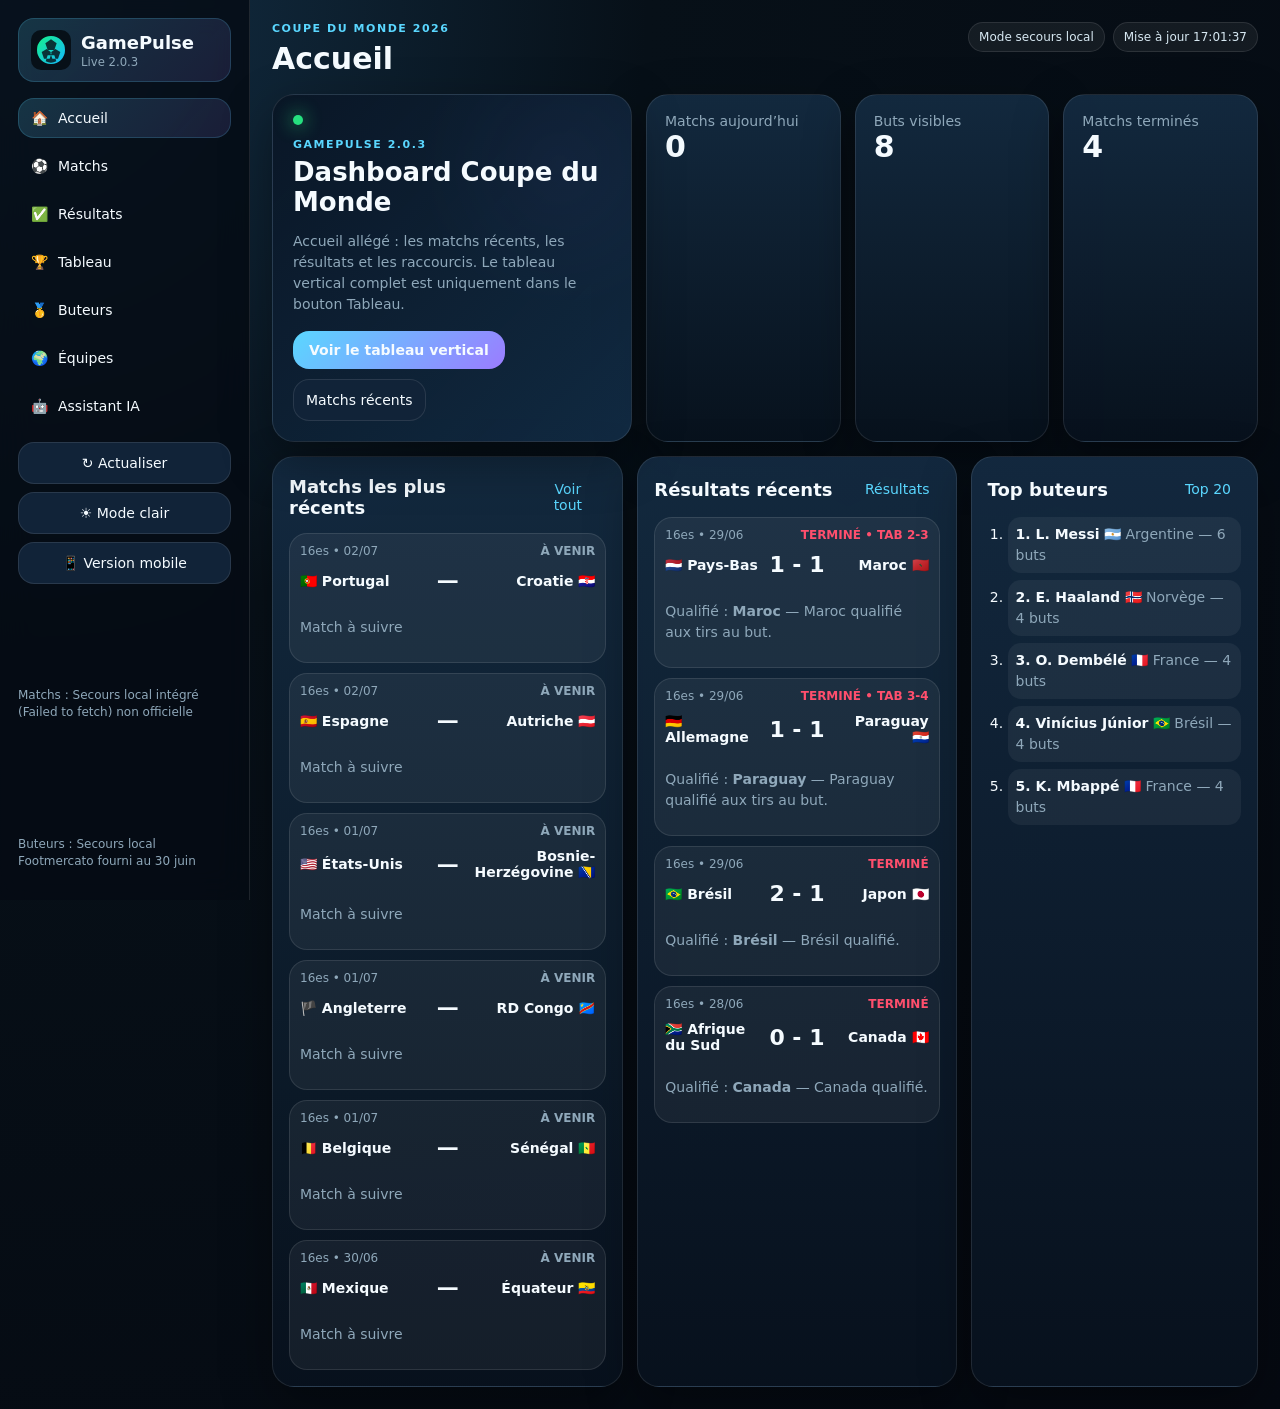
<file: index.html>
<!doctype html>
<html lang="fr">
<head>
  <meta charset="UTF-8" />
  <meta name="viewport" content="width=device-width, initial-scale=1.0, viewport-fit=cover" />
  <meta name="theme-color" content="#071018" />
  <meta name="description" content="GamePulse 2.0.3 - Coupe du Monde, scores live, résultats récents, buteurs rafraîchis et tableau vertical premium." />
  <title>GamePulse 2.0.3</title>
  <link rel="manifest" href="manifest.json" />
  <link rel="icon" href="assets/icons/logo.svg" type="image/svg+xml" />
  <link rel="stylesheet" href="assets/css/main.css" />
</head>
<body>
  <div class="app-shell">
    <aside class="sidebar" aria-label="Navigation principale">
      <button class="brand nav-link active" data-view="home" title="Accueil">
        <img src="assets/icons/logo.svg" alt="GamePulse" />
        <span><strong>GamePulse</strong><small>Live 2.0.3</small></span>
      </button>
      <nav>
        <button class="nav-link active" data-view="home">🏠 <span>Accueil</span></button>
        <button class="nav-link" data-view="matches">⚽ <span>Matchs</span></button>
        <button class="nav-link" data-view="results">✅ <span>Résultats</span></button>
        <button class="nav-link" data-view="bracket">🏆 <span>Tableau</span></button>
        <button class="nav-link" data-view="scorers">🥇 <span>Buteurs</span></button>
        <button class="nav-link" data-view="teams">🌍 <span>Équipes</span></button>
        <button class="nav-link" data-view="assistant">🤖 <span>Assistant IA</span></button>
      </nav>
      <div class="sidebar-actions">
        <button id="refreshBtn" class="ghost-btn">↻ Actualiser</button>
        <button id="themeBtn" class="ghost-btn">☀️ Mode clair</button>
        <a class="ghost-btn mobile-open" href="mobile.html">📱 Version mobile</a>
      </div>
      <p class="api-note" id="apiNote">Source : initialisation…</p>
      <p class="api-note" id="scorersSource">Buteurs : initialisation…</p>
    </aside>

    <main class="main">
      <header class="topbar">
        <div>
          <p class="eyebrow">Coupe du Monde 2026</p>
          <h1 id="pageTitle">Accueil</h1>
        </div>
        <div class="top-actions">
          <span id="syncStatus" class="pill">Synchronisation…</span>
          <span id="lastUpdate" class="pill">Mise à jour —</span>
          <button id="installBtn" class="primary-btn hidden">Installer</button>
        </div>
      </header>

      <section id="home" class="view active-view">
        <div class="home-premium">
          <article class="hero-card worldcup-hero">
            <span class="live-dot"></span>
            <p class="eyebrow">GamePulse 2.0.3</p>
            <h2>Dashboard Coupe du Monde</h2>
            <p class="muted">Accueil allégé : les matchs récents, les résultats et les raccourcis. Le tableau vertical complet est uniquement dans le bouton Tableau.</p>
            <div class="hero-actions">
              <button class="primary-btn" data-view="bracket">Voir le tableau vertical</button>
              <button class="ghost-btn" data-view="matches">Matchs récents</button>
            </div>
          </article>
          <article class="metric-card"><span>Matchs aujourd’hui</span><strong id="todayMatches">0</strong></article>
          <article class="metric-card"><span>Buts visibles</span><strong id="totalGoals">0</strong></article>
          <article class="metric-card"><span>Matchs terminés</span><strong id="finishedCount">0</strong></article>
        </div>
        <div class="home-grid clean-home">
          <section class="panel">
            <div class="section-head"><h3>Matchs les plus récents</h3><button class="link-btn" data-view="matches">Voir tout</button></div>
            <div id="featuredMatches" class="match-list compact"></div>
          </section>
          <section class="panel">
            <div class="section-head"><h3>Résultats récents</h3><button class="link-btn" data-view="results">Résultats</button></div>
            <div id="homeResults" class="match-list compact"></div>
          </section>
          <section class="panel">
            <div class="section-head"><h3>Top buteurs</h3><button class="link-btn" data-view="scorers">Top 20</button></div>
            <ol id="homeScorers" class="ranking compact-ranking"></ol>
          </section>
        </div>
      </section>

      <section id="matches" class="view">
        <div class="section-head"><h3>Matchs</h3><span class="pill">Les plus récents en haut</span></div>
        <div class="filters">
          <button class="filter active" data-filter="all">Tous</button>
          <button class="filter" data-filter="live">Live</button>
          <button class="filter" data-filter="today">Aujourd’hui</button>
          <button class="filter" data-filter="finished">Terminés</button>
          <button class="filter" data-filter="upcoming">À venir</button>
        </div>
        <div id="matchesList" class="match-list"></div>
      </section>

      <section id="results" class="view">
        <div class="section-head"><h3>Résultats</h3><span class="pill">Derniers matchs terminés</span></div>
        <div id="resultsList" class="match-list"></div>
      </section>

      <section id="bracket" class="view">
        <div class="section-head">
          <h3>Tableau vertical interactif</h3>
          <div class="legend"><span><i class="green"></i> En lice</span><span><i class="red"></i> Éliminé</span><span><i class="gray"></i> À venir</span></div>
        </div>
        <p class="muted bracket-intro">Vue compacte inspirée du tableau Coupe du Monde : départ par la phase de groupes, puis progression verticale jusqu’au champion.</p>
        <div id="verticalTournament" class="vertical-tournament premium-vertical"></div>
      </section>

      <section id="scorers" class="view">
        <div class="panel">
          <div class="section-head">
            <h3>Classement des buteurs</h3>
            <select id="scorersLimit" class="select">
              <option value="5">Top 5</option><option value="10">Top 10</option><option value="20" selected>Top 20</option>
            </select>
          </div>
          <ol id="scorersList" class="ranking"></ol>
          <p class="source-note" id="scorersNote">Actualisé à chaque refresh. Si aucune source distante n’est disponible, GamePulse utilise le secours local fourni.</p>
        </div>
      </section>

      <section id="teams" class="view">
        <div class="section-head">
          <h3>Équipes</h3>
          <select id="teamStatusSelect" class="select"><option value="all">Toutes</option><option value="qualified">En lice</option><option value="eliminated">Éliminées</option></select>
        </div>
        <div id="teamsGrid" class="teams-grid"></div>
      </section>

      <section id="assistant" class="view">
        <div class="assistant-card">
          <div class="assistant-header"><span>🤖</span><div><h3>Assistant GamePulse IA</h3><p>Analyse basée sur les données affichées dans l’app.</p></div></div>
          <div class="quick-questions">
            <button data-question="Quels matchs sont les plus récents ?">Matchs récents</button>
            <button data-question="Qui sont les meilleurs buteurs ?">Top buteurs</button>
            <button data-question="Explique le tableau vertical">Tableau</button>
            <button data-question="La source est-elle officielle ?">Source</button>
          </div>
          <div id="chatBox" class="chat-box"></div>
          <form id="assistantForm" class="assistant-form"><input id="assistantInput" placeholder="Pose ta question…" autocomplete="off" /><button class="primary-btn" type="submit">Envoyer</button></form>
        </div>
      </section>
    </main>
  </div>

  <script type="module" src="assets/js/app.js"></script>
</body>
</html>
</file>
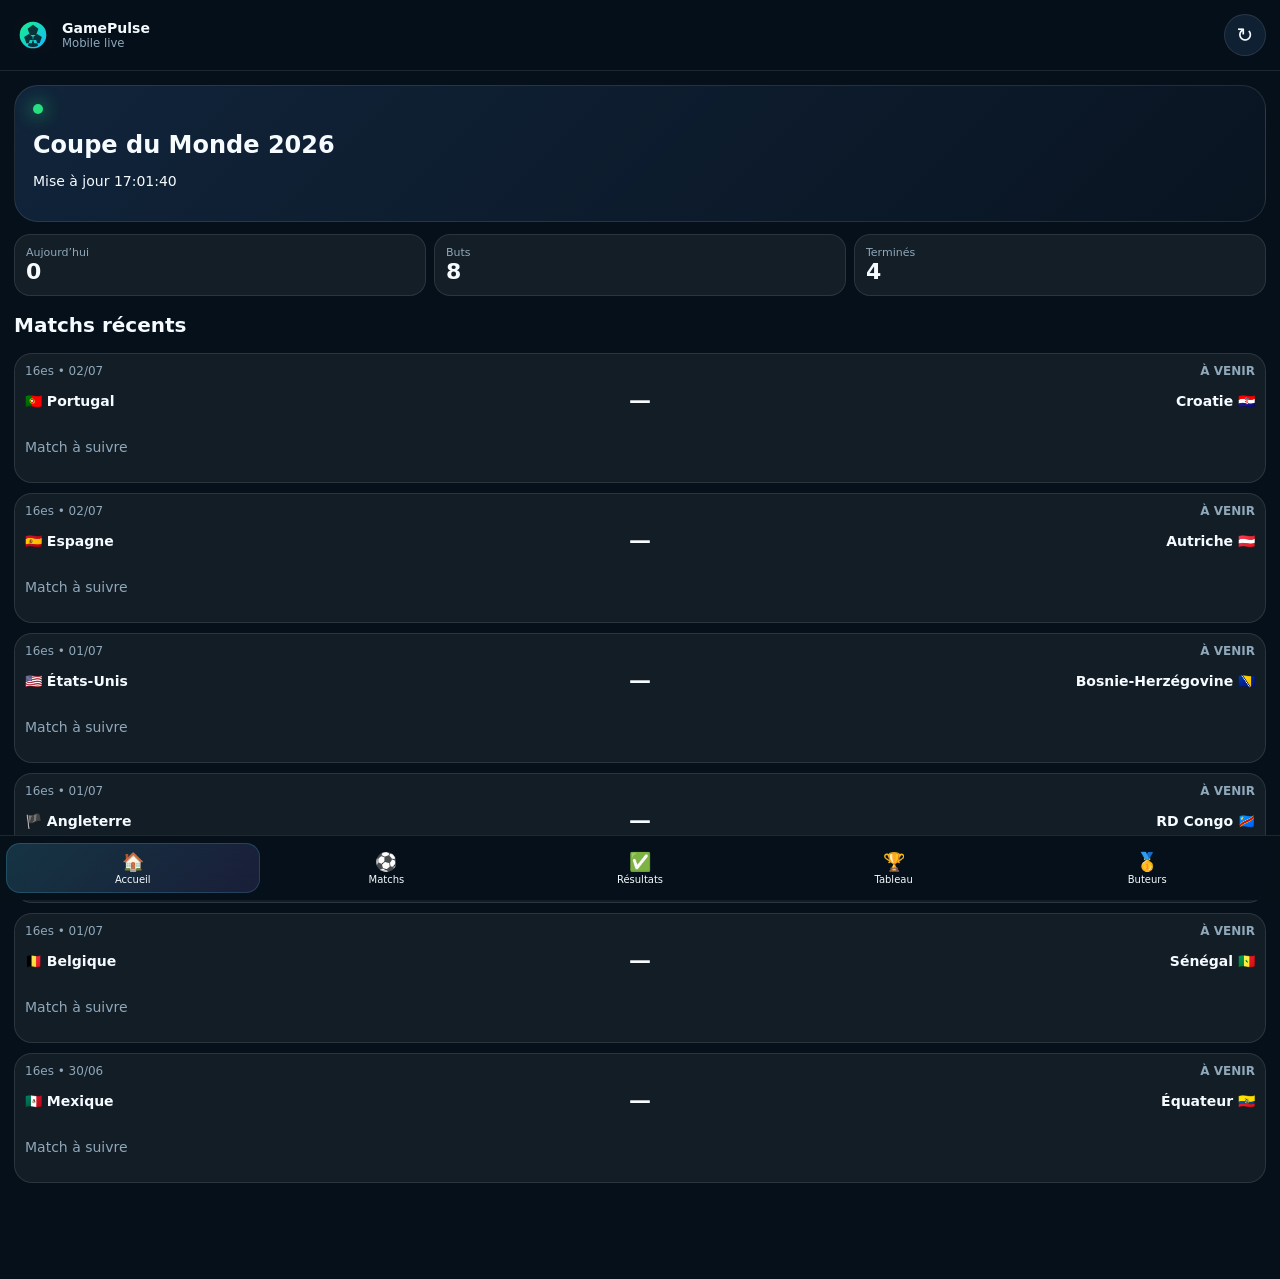
<file: mobile.html>
<!doctype html>
<html lang="fr">
<head>
  <meta charset="UTF-8" />
  <meta name="viewport" content="width=device-width, initial-scale=1.0, viewport-fit=cover" />
  <meta name="theme-color" content="#071018" />
  <title>GamePulse Mobile 2.0.3</title>
  <link rel="manifest" href="manifest.json" />
  <link rel="icon" href="assets/icons/logo.svg" type="image/svg+xml" />
  <link rel="stylesheet" href="assets/css/main.css" />
</head>
<body class="mobile-body">
  <div class="mobile-app">
    <header class="mobile-header">
      <div class="brand-lite"><img src="assets/icons/logo.svg" alt="GamePulse"><div><strong>GamePulse</strong><small>Mobile live</small></div></div>
      <button id="refreshBtn" class="round-btn">↻</button>
    </header>
    <main class="mobile-main">
      <section id="home" class="view active-view mobile-view">
        <div class="mobile-hero"><span class="live-dot"></span><h1>Coupe du Monde 2026</h1><p id="lastUpdate">Mise à jour —</p></div>
        <div class="mobile-metrics"><article><span>Aujourd’hui</span><strong id="todayMatches">0</strong></article><article><span>Buts</span><strong id="totalGoals">0</strong></article><article><span>Terminés</span><strong id="finishedCount">0</strong></article></div>
        <h2>Matchs récents</h2><div id="featuredMatches" class="match-list compact"></div>
      </section>
      <section id="matches" class="view mobile-view"><h2>Matchs récents</h2><div id="matchesList" class="match-list"></div></section>
      <section id="results" class="view mobile-view"><h2>Résultats</h2><div id="resultsList" class="match-list"></div></section>
      <section id="bracket" class="view mobile-view"><h2>Tableau vertical</h2><div id="verticalTournament" class="vertical-tournament premium-vertical mobile-bracket"></div></section>
      <section id="scorers" class="view mobile-view"><h2>Buteurs</h2><ol id="scorersList" class="ranking"></ol><p id="scorersNote" class="source-note"></p></section>
      <section id="teams" class="view mobile-view"><h2>Équipes</h2><div id="teamsGrid" class="teams-grid"></div></section>
      <section id="assistant" class="view mobile-view"><div class="assistant-card"><div class="assistant-header"><span>🤖</span><div><h3>Assistant IA</h3><p>Pose ta question.</p></div></div><div id="chatBox" class="chat-box"></div><form id="assistantForm" class="assistant-form"><input id="assistantInput" placeholder="Question…"><button class="primary-btn">OK</button></form></div></section>
    </main>
    <nav class="mobile-bottom">
      <button class="nav-link active" data-view="home">🏠<span>Accueil</span></button>
      <button class="nav-link" data-view="matches">⚽<span>Matchs</span></button>
      <button class="nav-link" data-view="results">✅<span>Résultats</span></button>
      <button class="nav-link" data-view="bracket">🏆<span>Tableau</span></button>
      <button class="nav-link" data-view="scorers">🥇<span>Buteurs</span></button>
    </nav>
  </div>
  <span id="syncStatus" class="hidden"></span><span id="apiNote" class="hidden"></span><span id="scorersSource" class="hidden"></span><button id="themeBtn" class="hidden"></button><select id="scorersLimit" class="hidden"><option value="20" selected>20</option></select><select id="teamStatusSelect" class="hidden"><option value="all" selected>all</option></select><div id="homeResults" class="hidden"></div><ol id="homeScorers" class="hidden"></ol><button id="installBtn" class="hidden"></button><h1 id="pageTitle" class="hidden"></h1>
  <script type="module" src="assets/js/app.js"></script>
</body>
</html>
</file>
<file: assets/css/main.css>
:root{--bg:#071018;--panel:#0d1b2a;--panel2:#10243a;--text:#f5fbff;--muted:#8fa8ba;--line:rgba(255,255,255,.1);--green:#26e07f;--red:#ff4f6d;--yellow:#ffd166;--blue:#5ad7ff;--purple:#9b7cff;--shadow:0 18px 50px rgba(0,0,0,.35);--radius:22px}*{box-sizing:border-box}body{margin:0;background:radial-gradient(circle at top left,#14324a 0,#071018 34%,#050911 100%);color:var(--text);font-family:Inter,system-ui,-apple-system,Segoe UI,Roboto,Arial,sans-serif;font-size:14px}button,select,input{font:inherit}.app-shell{min-height:100vh;display:grid;grid-template-columns:250px 1fr}.sidebar{position:sticky;top:0;height:100vh;padding:18px;background:rgba(5,12,20,.82);backdrop-filter:blur(16px);border-right:1px solid var(--line);display:flex;flex-direction:column;gap:16px}.brand{display:flex!important;gap:12px;align-items:center}.brand img{width:40px;height:40px}.brand strong{display:block;font-size:18px}.brand small{color:var(--muted)}nav{display:grid;gap:8px}.nav-link,.ghost-btn,.primary-btn,.link-btn,.filter{border:0;border-radius:16px;color:var(--text);cursor:pointer}.nav-link{display:flex;align-items:center;gap:10px;width:100%;padding:12px 13px;background:transparent;text-align:left}.nav-link:hover,.nav-link.active{background:linear-gradient(135deg,rgba(90,215,255,.18),rgba(155,124,255,.13));box-shadow:inset 0 0 0 1px rgba(90,215,255,.18)}.sidebar-actions{display:grid;gap:8px;margin-top:0}.ghost-btn{padding:12px;background:#112338;border:1px solid var(--line)}.primary-btn{padding:11px 16px;background:linear-gradient(135deg,var(--blue),var(--purple));font-weight:800}.api-note{margin-top:auto;color:var(--muted);font-size:12px;line-height:1.4}.main{min-width:0;padding:22px}.topbar{display:flex;justify-content:space-between;align-items:flex-start;gap:16px;margin-bottom:18px}.eyebrow{text-transform:uppercase;letter-spacing:.14em;font-weight:800;color:var(--blue);font-size:11px;margin:0 0 6px}.topbar h1{margin:0;font-size:30px}.top-actions{display:flex;gap:8px;align-items:center;flex-wrap:wrap;justify-content:flex-end}.pill{border:1px solid var(--line);background:rgba(255,255,255,.06);border-radius:999px;padding:7px 10px;color:#d7e8f2;font-size:12px}.hidden{display:none}.view{display:none}.active-view{display:block}.dashboard-hero{display:grid;grid-template-columns:minmax(320px,1.5fr) repeat(3,minmax(150px,1fr));gap:14px;margin-bottom:14px}.hero-card,.metric-card,.panel,.assistant-card{background:linear-gradient(180deg,rgba(20,43,66,.92),rgba(8,18,30,.92));border:1px solid var(--line);border-radius:var(--radius);box-shadow:var(--shadow)}.hero-card{padding:20px;position:relative;overflow:hidden}.hero-card h2{margin:0 0 8px;font-size:26px}.muted,.source-note{color:var(--muted);line-height:1.5}.live-dot{display:inline-block;width:10px;height:10px;background:var(--green);border-radius:50%;box-shadow:0 0 18px var(--green);margin-bottom:10px}.metric-card{padding:18px}.metric-card span{color:var(--muted);display:block}.metric-card strong{font-size:30px}.home-grid{display:grid;grid-template-columns:1.35fr .9fr;gap:14px}.large-panel{grid-row:span 2}.panel{padding:16px}.section-head{display:flex;justify-content:space-between;align-items:center;gap:12px;margin-bottom:12px}.section-head h3{margin:0;font-size:18px}.link-btn{background:transparent;color:var(--blue);padding:8px 10px}.filters{display:flex;gap:8px;flex-wrap:wrap;margin-bottom:14px}.filter{padding:10px 14px;background:#102033;border:1px solid var(--line)}.filter.active{background:rgba(90,215,255,.18);border-color:rgba(90,215,255,.4)}.match-list{display:grid;gap:10px}.match-card{background:rgba(255,255,255,.055);border:1px solid var(--line);border-radius:18px;padding:13px;display:grid;gap:10px;cursor:pointer}.match-card:hover{border-color:rgba(90,215,255,.42);transform:translateY(-1px)}.match-top{display:flex;justify-content:space-between;gap:10px;color:var(--muted);font-size:12px}.score-row{display:grid;grid-template-columns:1fr auto 1fr;gap:10px;align-items:center}.team{text-align:left;font-weight:800}.team.away{text-align:right}.score{font-size:22px;font-weight:900}.status-live{color:var(--green)}.status-finished{color:var(--red)}.status-upcoming{color:var(--muted)}.compact .match-card{padding:10px}.vertical-tournament{transform-origin:top left;display:grid;gap:12px}.vertical-tournament.mini{transform:scale(.8);width:125%;margin-bottom:-10%}.phase{border:1px solid var(--line);border-radius:20px;background:rgba(255,255,255,.04);padding:12px}.phase-title{display:flex;align-items:center;gap:8px;margin-bottom:10px}.phase-title h4{margin:0}.groups-grid{display:grid;grid-template-columns:repeat(4,minmax(150px,1fr));gap:8px}.group-card{background:rgba(255,255,255,.055);border-radius:14px;padding:9px;border:1px solid var(--line)}.group-card h5{margin:0 0 6px;color:var(--blue)}.group-team,.path-team{display:flex;align-items:center;justify-content:space-between;gap:8px;padding:5px 7px;border-radius:10px;margin:3px 0;border-left:3px solid transparent}.alive{border-left-color:var(--green);background:rgba(38,224,127,.08)}.eliminated{border-left-color:var(--red);background:rgba(255,79,109,.08);opacity:.75}.future{border-left-color:#8a99a8;background:rgba(255,255,255,.035)}.round-grid{display:grid;grid-template-columns:repeat(auto-fit,minmax(190px,1fr));gap:8px}.bracket-match{position:relative;background:rgba(255,255,255,.055);border:1px solid var(--line);border-radius:16px;padding:9px}.bracket-match:after{content:'↓';display:block;text-align:center;color:var(--blue);font-weight:900;margin-top:4px}.bracket-match.final:after{content:'👑'}.legend{display:flex;gap:10px;flex-wrap:wrap;color:var(--muted);font-size:12px}.legend i{display:inline-block;width:12px;height:4px;border-radius:8px;margin-right:4px}.legend .green{background:var(--green)}.legend .red{background:var(--red)}.legend .gray{background:#8a99a8}.ranking{margin:0;padding-left:20px;display:grid;gap:7px}.ranking li{padding:9px 10px;border-radius:13px;background:rgba(255,255,255,.055)}.compact-ranking li{padding:7px 8px}.select,input{background:#102033;color:var(--text);border:1px solid var(--line);border-radius:14px;padding:10px}.teams-grid{display:grid;grid-template-columns:repeat(auto-fit,minmax(190px,1fr));gap:10px}.team-card{background:rgba(255,255,255,.055);border:1px solid var(--line);border-radius:18px;padding:13px}.assistant-card{padding:18px;max-width:900px}.assistant-header{display:flex;gap:12px;align-items:center}.assistant-header span{font-size:32px}.quick-questions{display:flex;gap:8px;flex-wrap:wrap;margin:14px 0}.quick-questions button{border:1px solid var(--line);background:#102033;color:var(--text);border-radius:999px;padding:9px 12px}.chat-box{min-height:220px;background:rgba(0,0,0,.18);border:1px solid var(--line);border-radius:18px;padding:12px;display:grid;gap:10px;align-content:start}.bubble{padding:11px 12px;border-radius:16px;max-width:85%;background:rgba(255,255,255,.07)}.bubble.user{justify-self:end;background:rgba(90,215,255,.18)}.assistant-form{display:flex;gap:8px;margin-top:12px}.assistant-form input{flex:1}@media(max-width:980px){.app-shell{grid-template-columns:1fr}.sidebar{position:static;height:auto}.main{padding:14px}.dashboard-hero,.home-grid{grid-template-columns:1fr}.groups-grid{grid-template-columns:repeat(2,1fr)}.vertical-tournament.mini{transform:none;width:100%;margin:0}.topbar{flex-direction:column}.sidebar nav{grid-template-columns:repeat(2,1fr)}}@media(max-width:560px){.groups-grid,.round-grid{grid-template-columns:1fr}.score-row{grid-template-columns:1fr}.team.away{text-align:left}.score{text-align:left}.sidebar nav{grid-template-columns:1fr}}
.light{--bg:#eef6fb;--panel:#fff;--panel2:#eef7ff;--text:#082033;--muted:#5b7080;--line:rgba(8,32,51,.12);background:#eef6fb}.light body{background:#eef6fb}

/* GamePulse 2.0.3 */
.home-premium{display:grid;grid-template-columns:minmax(360px,1.7fr) repeat(3,minmax(140px,1fr));gap:14px;margin-bottom:14px}.worldcup-hero{background:linear-gradient(135deg,rgba(9,22,37,.92),rgba(19,46,72,.86)),radial-gradient(circle at 80% 20%,rgba(155,124,255,.35),transparent 36%)}.hero-actions{display:flex;gap:10px;flex-wrap:wrap;margin-top:16px}.clean-home{grid-template-columns:1.1fr 1fr .9fr}.mobile-open{text-decoration:none;text-align:center;color:var(--text)}.bracket-intro{margin-top:-4px}.premium-vertical{font-size:12px;transform-origin:top left}.premium-vertical .phase{margin-bottom:10px}.premium-vertical .phase-title{position:sticky;top:0;z-index:2;background:linear-gradient(90deg,rgba(7,16,24,.95),rgba(7,16,24,.72));backdrop-filter:blur(10px);border:1px solid var(--line);border-radius:16px;padding:8px 12px}.premium-vertical .groups-grid{grid-template-columns:repeat(4,minmax(150px,1fr));gap:8px}.premium-vertical .round-grid{grid-template-columns:repeat(auto-fit,minmax(185px,1fr));gap:8px}.premium-vertical .group-card,.premium-vertical .bracket-match{padding:9px;border-radius:14px}.premium-vertical .group-team,.premium-vertical .path-team{padding:6px 8px}.premium-vertical:before{content:'';position:absolute}.bracket-match{position:relative}.bracket-match:after{content:'';display:block;height:10px;width:2px;margin:7px auto 0;background:linear-gradient(var(--green),var(--red));opacity:.5}.bracket-match.final:after{display:none}.match-card{animation:cardIn .28s ease both}@keyframes cardIn{from{opacity:0;transform:translateY(8px)}to{opacity:1;transform:none}}
.mobile-body{background:#06101a}.mobile-app{min-height:100vh;padding-bottom:82px}.mobile-header{position:sticky;top:0;z-index:20;display:flex;justify-content:space-between;align-items:center;padding:14px 14px;background:rgba(6,16,26,.9);backdrop-filter:blur(16px);border-bottom:1px solid var(--line)}.brand-lite{display:flex;gap:10px;align-items:center}.brand-lite img{width:38px}.brand-lite strong,.brand-lite small{display:block}.brand-lite small{color:var(--muted)}.round-btn{width:42px;height:42px;border-radius:50%;border:1px solid var(--line);background:#102033;color:var(--text);font-size:20px}.mobile-main{padding:14px}.mobile-hero{background:linear-gradient(135deg,#11243a,#091421);border:1px solid var(--line);border-radius:24px;padding:18px;margin-bottom:12px}.mobile-hero h1{font-size:24px;margin:4px 0}.mobile-metrics{display:grid;grid-template-columns:repeat(3,1fr);gap:8px;margin-bottom:16px}.mobile-metrics article{background:rgba(255,255,255,.06);border:1px solid var(--line);border-radius:16px;padding:11px}.mobile-metrics span{display:block;color:var(--muted);font-size:11px}.mobile-metrics strong{font-size:22px}.mobile-bottom{position:fixed;left:0;right:0;bottom:0;z-index:30;display:grid;grid-template-columns:repeat(5,1fr);gap:0;background:rgba(6,16,26,.94);backdrop-filter:blur(18px);border-top:1px solid var(--line);padding:7px 6px calc(7px + env(safe-area-inset-bottom))}.mobile-bottom .nav-link{display:flex;flex-direction:column;gap:2px;align-items:center;justify-content:center;padding:8px 2px;border-radius:14px;font-size:18px}.mobile-bottom .nav-link span{font-size:10px}.mobile-view h2{font-size:20px}.mobile-bracket .groups-grid{grid-template-columns:1fr}.mobile-bracket .round-grid{grid-template-columns:1fr}.mobile-bracket{font-size:13px;transform:none}.hidden{display:none!important}
@media(max-width:1180px){.home-premium,.clean-home{grid-template-columns:1fr 1fr}.worldcup-hero{grid-column:1/-1}.premium-vertical .groups-grid{grid-template-columns:repeat(3,1fr)}}
@media(max-width:760px){.home-premium,.clean-home{grid-template-columns:1fr}.premium-vertical .groups-grid{grid-template-columns:1fr}.premium-vertical .round-grid{grid-template-columns:1fr}.sidebar .mobile-open{display:block}}
</file>
